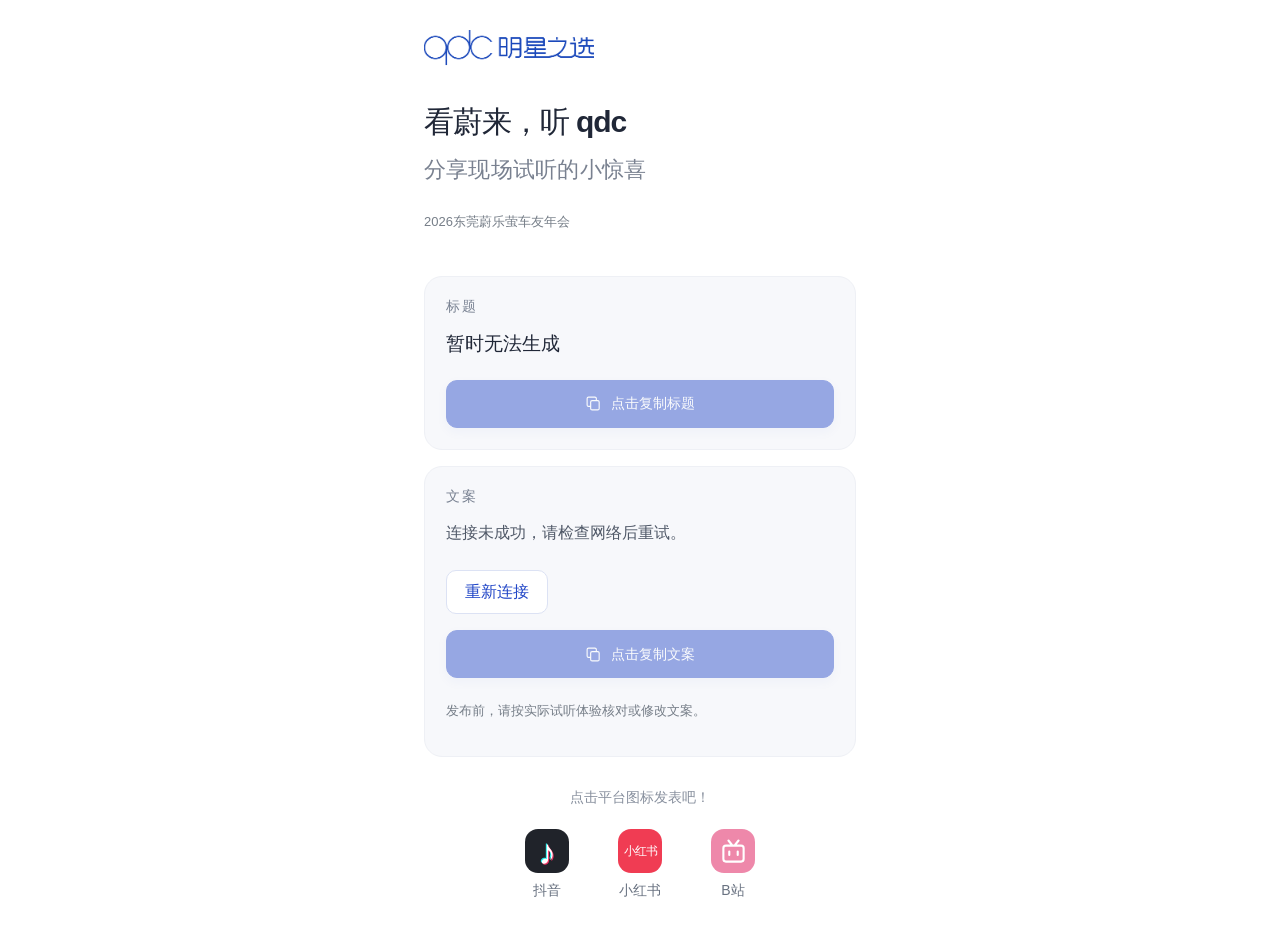
<file: index.html>
<!doctype html>
<html lang="zh-CN">
<head>
  <meta charset="utf-8">
  <meta name="viewport" content="width=device-width, initial-scale=1, viewport-fit=cover">
  <meta name="theme-color" content="#f6f7f9">
  <meta name="description" content="2026东莞蔚乐萤车友年会，看蔚来，听 qdc。生成并复制现场试听分享。">
  <title>东莞蔚来车友年会 · qdc 试听打卡</title>
  <link rel="stylesheet" href="./style.css">
  <script src="./config.js" defer></script>
  <script src="./ai.js" defer></script>
  <script src="./script.js" defer></script>
</head>
<body>
  <main>
    <header>
      <div class="brand-logo"><img src="./assets/logo.png" alt="qdc 明星之选"></div>
      <h1>看蔚来，听 qdc<br><span>分享现场试听的小惊喜</span></h1>
      <p class="help">2026东莞蔚乐萤车友年会</p>
    </header>
    <section class="card" aria-labelledby="title-label">
      <div class="label-row"><h2 id="title-label">标题</h2></div>
      <p id="post-title" class="post-title"></p>
      <button type="button" class="copy-button" id="copy-title" disabled><svg viewBox="0 0 24 24" aria-hidden="true"><rect x="8" y="8" width="12" height="13" rx="2"/><path d="M16 8V5a2 2 0 0 0-2-2H5a2 2 0 0 0-2 2v9a2 2 0 0 0 2 2h3"/></svg><span>点击复制标题</span></button>
    </section>
    <section class="card" aria-labelledby="content-label">
      <div class="label-row"><h2 id="content-label">文案</h2></div>
      <p id="post-content" class="post-content" role="status">正在生成 qdc 试听文案…</p>
      <button type="button" id="retry-load" class="retry-button" hidden>重新连接</button>
      <button type="button" class="copy-button" id="copy-content" disabled><svg viewBox="0 0 24 24" aria-hidden="true"><rect x="8" y="8" width="12" height="13" rx="2"/><path d="M16 8V5a2 2 0 0 0-2-2H5a2 2 0 0 0-2 2v9a2 2 0 0 0 2 2h3"/></svg><span>点击复制文案</span></button>
      <p class="help">发布前，请按实际试听体验核对或修改文案。</p>
    </section>
    <section class="publish" aria-label="选择发布平台">
      <p>点击平台图标发表吧！</p>
      <div class="platforms">
        <a href="https://www.douyin.com/" data-scheme="snssdk1128://"><span class="platform-icon douyin" aria-hidden="true">♪</span><span>抖音</span></a>
        <a href="https://www.xiaohongshu.com/" data-scheme="xhsdiscover://"><span class="platform-icon xhs" aria-hidden="true">小红书</span><span>小红书</span></a>
        <a href="https://www.bilibili.com/" data-scheme="bilibili://"><span class="platform-icon bili" aria-hidden="true"><svg viewBox="0 0 32 32"><path d="m10 3 4 5m8-5-4 5M7 9h18a3 3 0 0 1 3 3v13a3 3 0 0 1-3 3H7a3 3 0 0 1-3-3V12a3 3 0 0 1 3-3Z"/><path d="M11 16v4m10-4v4"/></svg></span><span>B站</span></a>
      </div>
      <p id="platform-help" class="help" hidden>若微信未打开平台，请点击右上角，选择在浏览器中打开。</p>
    </section>
    <noscript><p class="help">请开启浏览器 JavaScript 后使用复制与文案轮换功能。</p></noscript>
  </main>
  <div id="toast" role="status" aria-live="polite"></div>
</body>
</html>
</file>
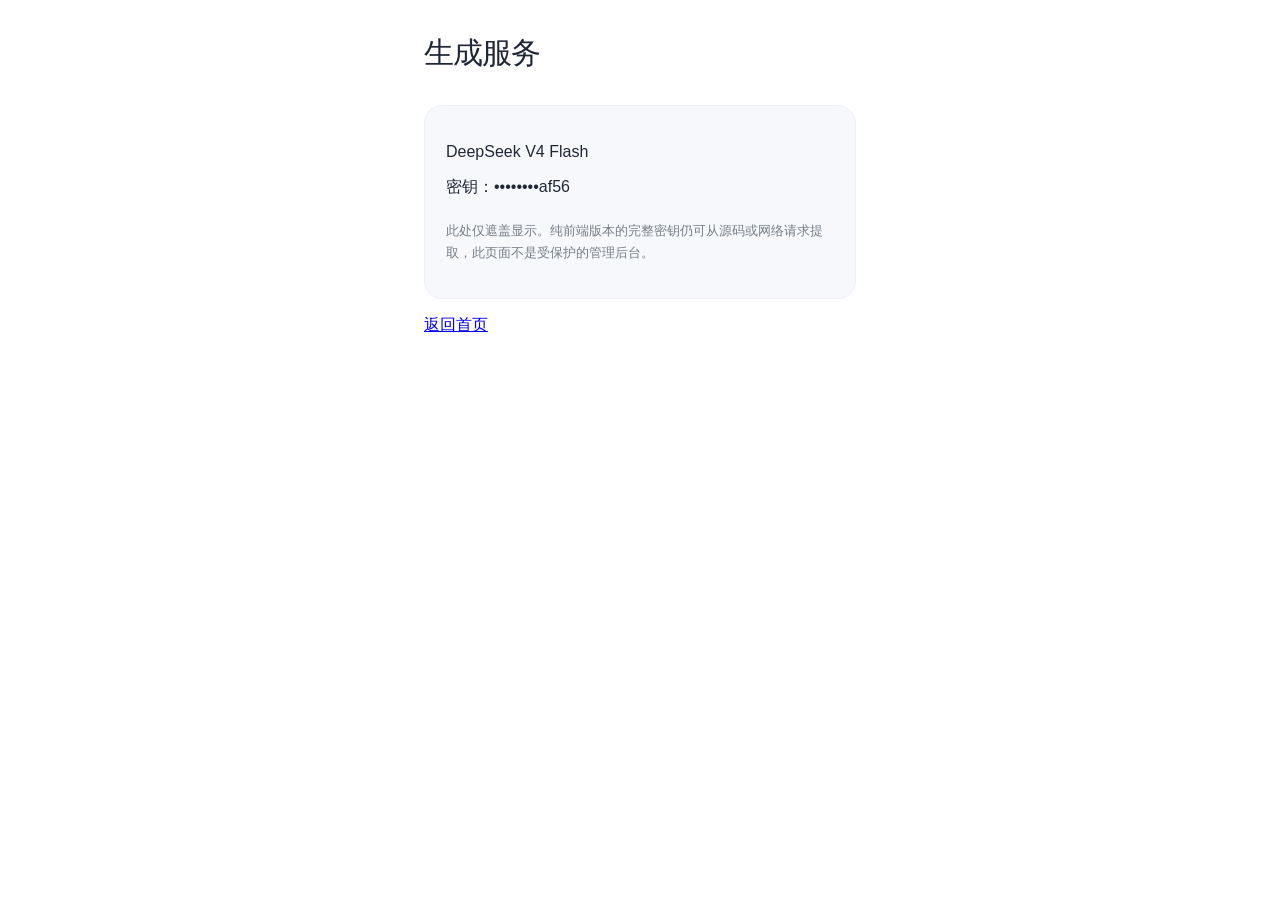
<file: settings.html>
<!doctype html>
<html lang="zh-CN"><head><meta charset="utf-8"><meta name="viewport" content="width=device-width,initial-scale=1"><meta name="robots" content="noindex,nofollow"><title>qdc · 生成服务</title><link rel="stylesheet" href="./style.css"><script src="./config.js" defer></script><script src="./settings.js" defer></script></head>
<body><main><header><h1>生成服务</h1></header><section class="card"><p>DeepSeek V4 Flash</p><p>密钥：<span id="masked-key"></span></p><p class="help">此处仅遮盖显示。纯前端版本的完整密钥仍可从源码或网络请求提取，此页面不是受保护的管理后台。</p></section><a href="./index.html">返回首页</a></main></body></html>
</file>
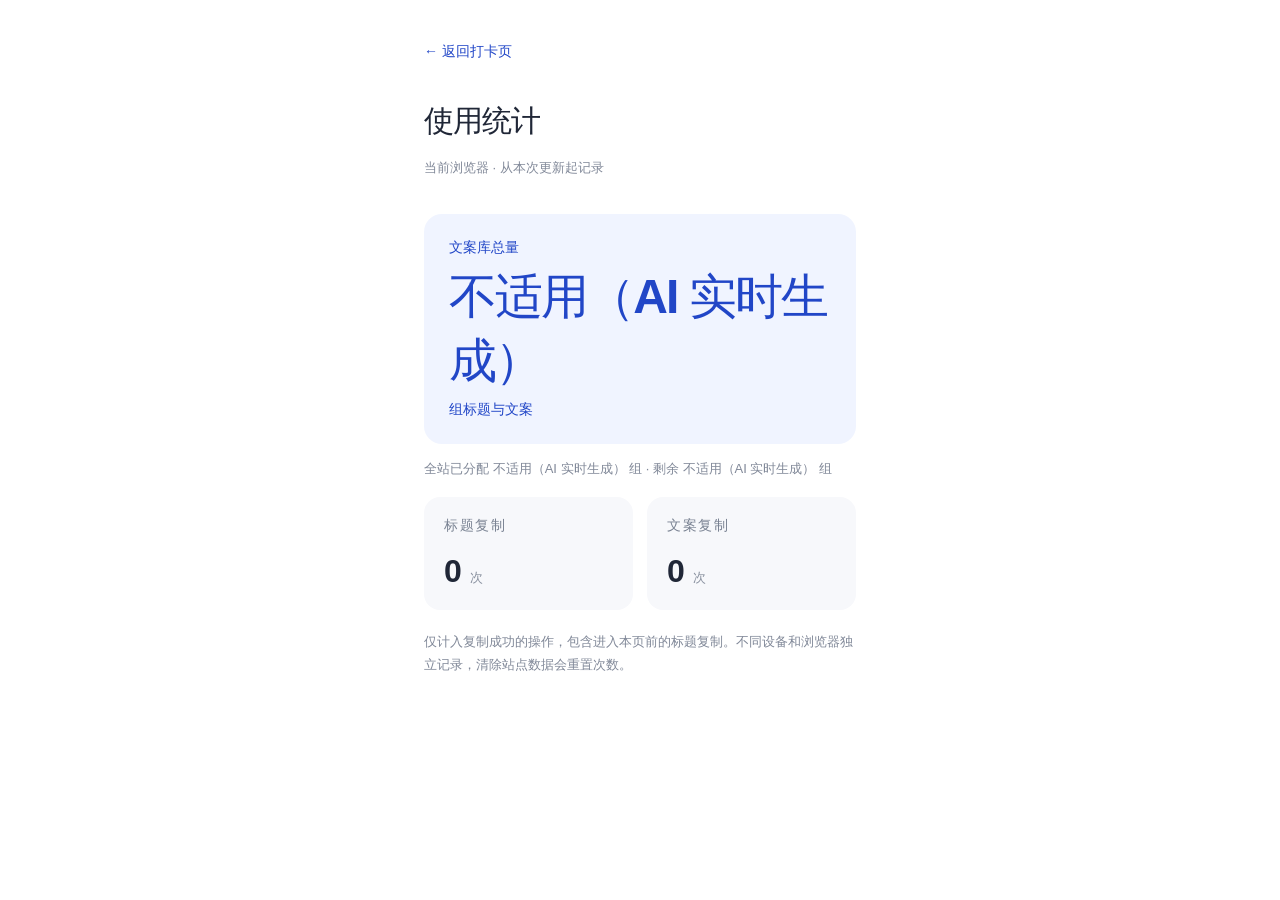
<file: stats.html>
<!doctype html>
<html lang="zh-CN">
<head>
  <meta charset="utf-8">
  <meta name="viewport" content="width=device-width, initial-scale=1, viewport-fit=cover">
  <meta name="robots" content="noindex,nofollow">
  <title>使用统计</title>
  <link rel="stylesheet" href="./style.css">
  <script src="./config.js" defer></script>
  <script src="./stats.js" defer></script>
</head>
<body>
  <main class="stats-page">
    <a class="back-link" href="./index.html">← 返回打卡页</a>
    <header><h1>使用统计</h1><p class="stats-note">当前浏览器 · 从本次更新起记录</p></header>
    <section class="stats-summary" aria-label="文案数据"><span>文案库总量</span><strong id="total-posts">—</strong><span>组标题与文案</span></section>
    <p class="stats-note">全站已分配 <span id="allocated-posts">—</span> 组 · 剩余 <span id="remaining-posts">—</span> 组</p>
    <div class="stats-grid">
      <section class="stat"><h2>标题复制</h2><p><strong id="title-copies">—</strong><span>次</span></p></section>
      <section class="stat"><h2>文案复制</h2><p><strong id="content-copies">—</strong><span>次</span></p></section>
    </div>
    <p class="stats-note" id="stats-note">仅计入复制成功的操作，包含进入本页前的标题复制。不同设备和浏览器独立记录，清除站点数据会重置次数。</p>
  </main>
</body>
</html>
</file>
<file: style.css>
:root{color-scheme:light;font-family:-apple-system,BlinkMacSystemFont,"Segoe UI","PingFang SC","Microsoft YaHei",sans-serif;color:#202737;background:#fff;font-synthesis:none;--blue:#2146c7}
*{box-sizing:border-box}body{margin:0}main{width:min(100%,480px);margin:0 auto;padding:30px 24px max(36px,env(safe-area-inset-bottom))}header{padding-bottom:30px}.brand-logo{position:relative;width:170px;aspect-ratio:856 / 179;overflow:hidden;margin-bottom:33px}.brand-logo img{position:absolute;width:132.48%;max-width:none;height:auto;left:-16.24%;top:-267.04%}h1{font-size:clamp(25px,6.5vw,30px);line-height:1.5;letter-spacing:-.035em;font-weight:650;margin:0}h1 span{font-size:.74em;font-weight:400;color:#798190;letter-spacing:.01em}.card{background:#f7f8fb;border:1px solid #eef0f5;border-radius:18px;padding:21px;margin-bottom:16px}.label-row{display:flex;align-items:center}h2{font-size:14px;font-weight:500;letter-spacing:.12em;color:#798292;margin:0}.post-title{font-size:19px;font-weight:600;line-height:1.65;margin:12px 0 21px}.post-content{font-size:16px;line-height:1.9;color:#505968;margin:12px 0 22px}.post-title,.post-content{white-space:pre-wrap;overflow-wrap:anywhere;user-select:text;-webkit-user-select:text}.copy-button{display:flex;align-items:center;justify-content:center;gap:9px;width:100%;min-height:48px;border:1px solid #dce2f4;border-radius:11px;background:#fff;color:var(--blue);font:500 14px/1.5 -apple-system,BlinkMacSystemFont,"PingFang SC","Microsoft YaHei",sans-serif;cursor:pointer;transition:background .16s,transform .16s;touch-action:manipulation}.copy-button{background:var(--blue);border-color:var(--blue);color:#fff;box-shadow:0 4px 10px #2146c712}.copy-button svg{width:17px;height:17px;fill:none;stroke:currentColor;stroke-width:1.6}.copy-button:active,.platforms a:active{transform:scale(.98)}.copy-button:disabled{opacity:.45;cursor:default}.copy-button.copied{background:var(--blue);border-color:var(--blue);color:#fff}.copy-button:focus-visible,a:focus-visible{outline:3px solid #8aa6ed;outline-offset:4px}.publish{text-align:center;padding-top:9px}.publish>p{font-size:14px;color:#88909e;margin:7px 0 19px}.platforms{display:flex;justify-content:center;gap:35px}.platforms a{display:flex;flex-direction:column;align-items:center;gap:9px;color:#697281;text-decoration:none;font-size:14px;min-width:58px;padding:3px;transition:transform .16s}.platform-icon{display:flex;align-items:center;justify-content:center;width:44px;height:44px;border-radius:13px;color:#fff}.douyin{background:#20232a;font:35px/1 Arial,sans-serif;text-shadow:1px 1px #f03364,-1px -1px #25edeb}.xhs{background:#f03c53;font-size:12px;font-weight:700;letter-spacing:-1px}.bili{background:#ee88aa}.bili svg{width:27px;height:27px;fill:none;stroke:#fff;stroke-width:2.5;stroke-linecap:round;stroke-linejoin:round}.publish .help,.help{font-size:13px;line-height:1.7;color:#767e88;margin-top:22px}#toast{position:fixed;left:50%;bottom:calc(30px + env(safe-area-inset-bottom));transform:translate(-50%,8px);padding:11px 22px;background:#202737;color:#fff;border-radius:12px;box-shadow:0 5px 20px #0002;font-size:14px;opacity:0;pointer-events:none;transition:opacity .18s,transform .18s;max-width:90vw;width:max-content}#toast.visible{opacity:1;transform:translate(-50%,0)}.back-link{display:inline-flex;align-items:center;min-height:44px;color:var(--blue);font-size:14px;text-decoration:none;margin-bottom:24px}.stats-page header{padding-bottom:22px}.stats-note{font-size:13px;line-height:1.8;color:#808898}.stats-summary{border-radius:18px;background:#f0f4ff;padding:25px;color:var(--blue);display:flex;flex-direction:column;gap:8px;font-size:14px}.stats-summary strong{font-size:48px;font-weight:600;letter-spacing:-.04em}.stats-grid{display:grid;grid-template-columns:1fr 1fr;gap:14px;margin:16px 0 20px}.stat{background:#f7f8fb;border-radius:16px;padding:20px}.stat p{margin:18px 0 0;display:flex;flex-wrap:wrap;align-items:baseline;gap:8px}.stat strong{font-size:32px;font-weight:550;overflow-wrap:anywhere}.stat p span{font-size:13px;color:#88909e}@media(hover:hover){.copy-button:hover{background:#193aad}.platforms a:hover{transform:translateY(-2px)}}@media(max-width:350px){main{padding-inline:17px}.card{padding:18px}.platforms{gap:25px}}@media(prefers-reduced-motion:reduce){*{transition:none!important}}
.retry-button{display:block;min-height:44px;padding:8px 18px;margin:0 0 16px;border:1px solid #dce2f4;border-radius:10px;background:#fff;color:var(--blue);font:inherit;cursor:pointer}.retry-button[hidden]{display:none}
</file>
